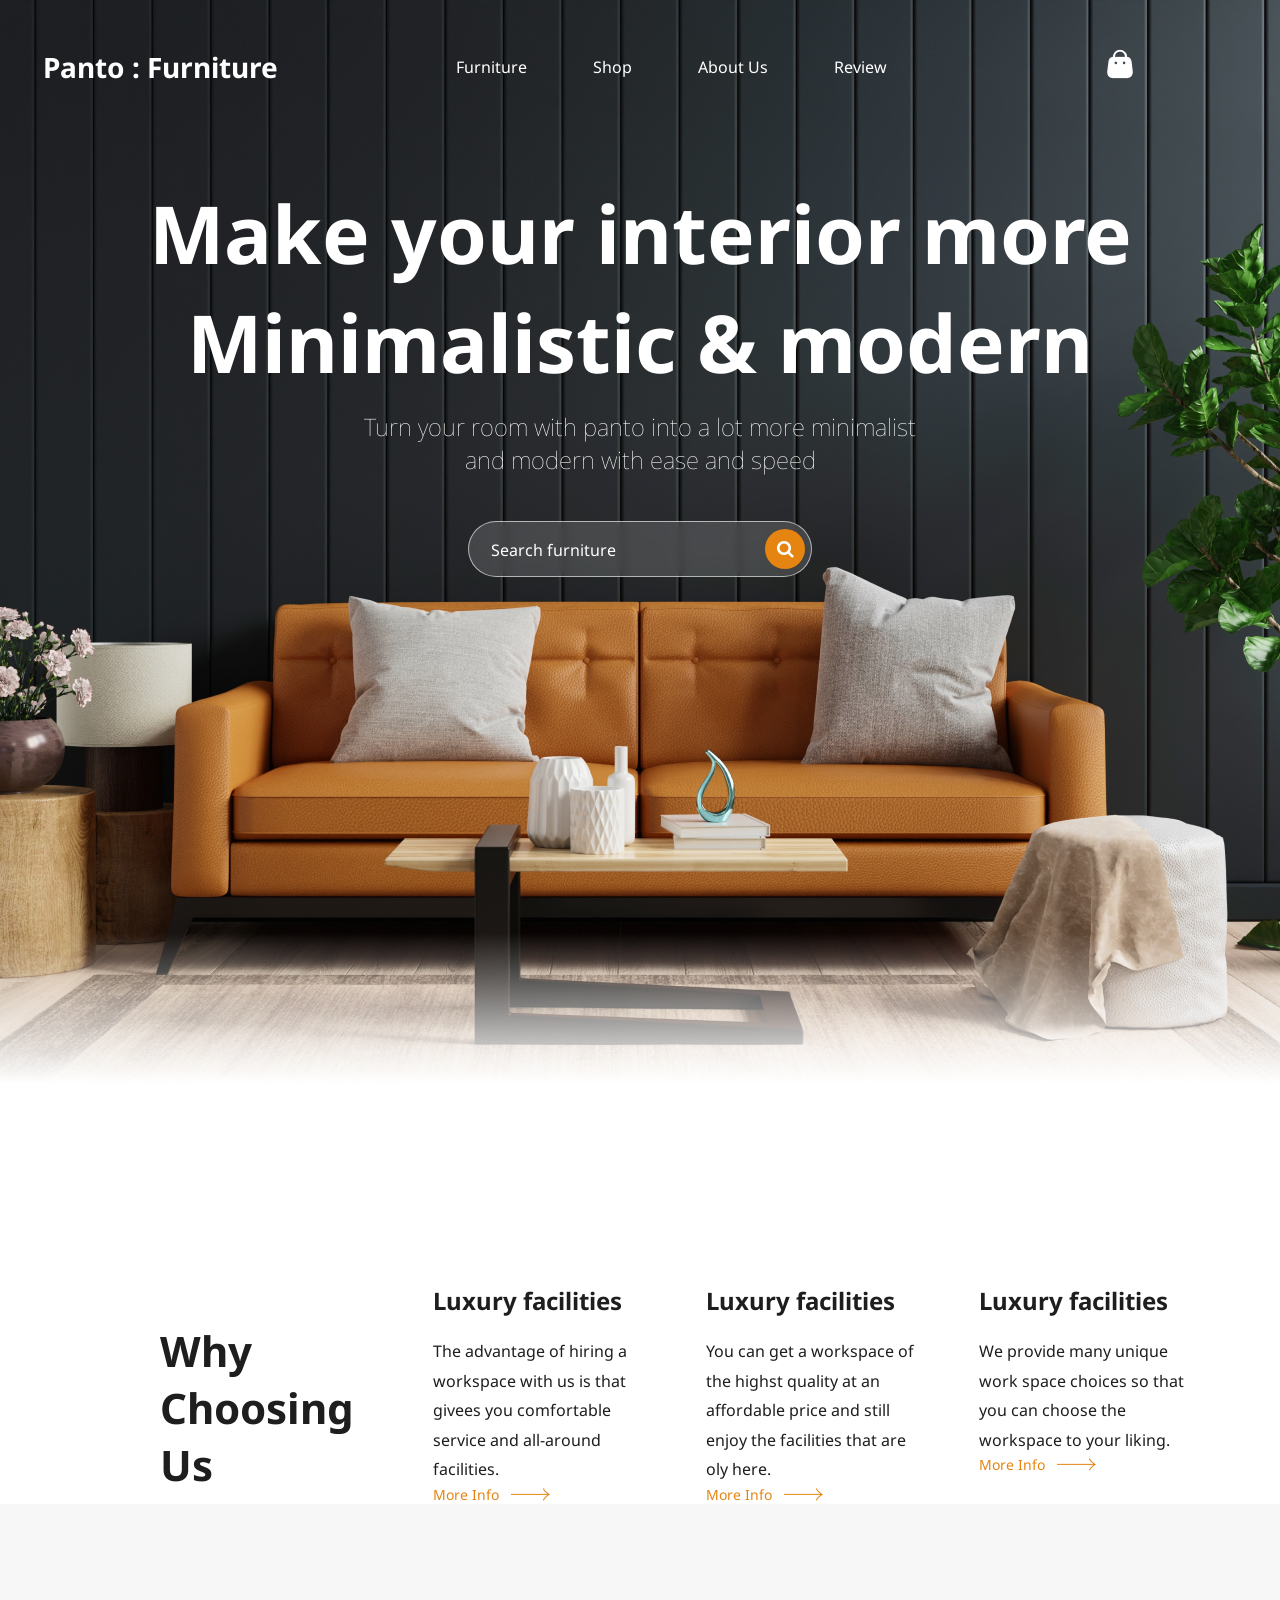
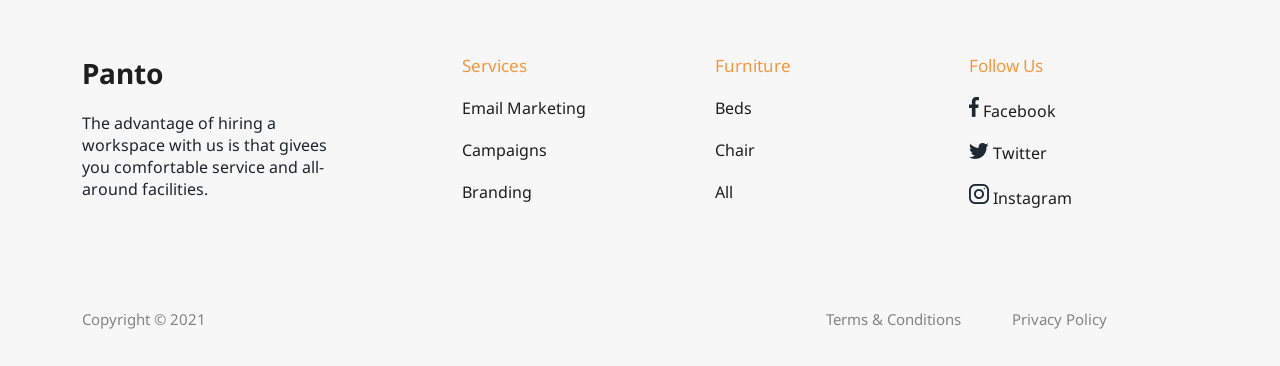
<file: index.html>
<!doctype html>
<html lang="ru">
  <head>
    <meta charset="utf-8">
    <meta name="viewport" content="width=device-width, initial-scale=1">
    <title>Демо Bootstrap</title>
    <link href="https://cdn.jsdelivr.net/npm/bootstrap@5.3.0/dist/css/bootstrap.min.css" rel="stylesheet" integrity="sha384-9ndCyUaIbzAi2FUVXJi0CjmCapSmO7SnpJef0486qhLnuZ2cdeRhO02iuK6FUUVM" crossorigin="anonymous">
    <link rel="stylesheet" href="css/style.css">
    <link rel="preconnect" href="https://fonts.googleapis.com">
    <link rel="preconnect" href="https://fonts.gstatic.com" crossorigin>
    <link href="https://fonts.googleapis.com/css2?family=Noto+Sans:ital,wght@0,100..900;1,100..900&display=swap" rel="stylesheet">
    <link rel="stylesheet" href="https://maxcdn.bootstrapcdn.com/font-awesome/4.5.0/css/font-awesome.min.css">

    <script type="text/javascript" src="jquery-3.6.0.min.js"></script>
  </head>
  <body>
    <script src="https://cdn.jsdelivr.net/npm/bootstrap@5.3.0/dist/js/bootstrap.bundle.min.js" integrity="sha384-geWF76RCwLtnZ8qwWowPQNguL3RmwHVBC9FhGdlKrxdiJJigb/j/68SIy3Te4Bkz" crossorigin="anonymous"></script>
    <div class="header">
      <div class="container-fluid text-center">
        <div class="row align-items-center">
          <div class="col">
            <p href="" class="navbar-brand">Panto : Furniture</p>
          </div>
          <div class="col-6 links">
            <a class="navbar-link" href="index.html">Furniture</a>
            <a class="navbar-link" href="shop.html">Shop</a>
            <a class="navbar-link" href="about_us.html">About Us</a>
            <a class="navbar-link" href="review.html">Review</a>
          </div>
          <div class="col"><a href="#" class="navbar-cart"><img src="img/Bag.png" alt="CART"></a></div>
        </div>
      </div>
      <div class="slogan">
        <h1 class="slogan-main">Make your interior more<br>
          Minimalistic & modern</h1>
        <p class="slogan-desc">Turn your room with panto into a lot more minimalist<br> and modern with ease and speed</p>
      </div>
      <div class="search">
        <form action="" class="search-furniture">
          <input type="search" value="" placeholder="Search furniture" class="search-input">
          <button type="submit" value="" src="img/search_icon.png" class="search-submit"></button>
        </form>
      </div>
    </div>
    <div class="container-fluid choosing-us">
      <div class="row">
        <div class="col choosing-us__header">
          Why<br>Choosing Us
        </div>
        <div class="col choosing-us__card">
          <h3 class="card-header">Luxury facilities</h3>
          <p class="card-content">The advantage of hiring a workspace with us is that givees you comfortable service and all-around facilities.</p>
          <a href="#" class="card-more_info">
            More Info
          </a>
        </div>
        <div class="col choosing-us__card">
          <h3 class="card-header">Luxury facilities</h3>
          <p class="card-content">You can get a workspace of the highst quality at an affordable price and still enjoy the facilities that are oly here.</p>
          <a href="#" class="card-more_info">
            More Info
          </a>
        </div>
        <div class="col choosing-us__card">
          <h3 class="card-header">Luxury facilities</h3>
          <p class="card-content">We provide many unique work space choices so that you can choose the workspace to your liking.</p>
          <a href="#" class="card-more_info">
            More Info
          </a>
        </div>
      </div>
    </div>
    <footer>
      <section class="footer">
          <div class="container">
            <div class="row ">
              <div class ="col-4 footer__brand-info">
                <h3 class="brand-info-header">Panto</h3>
                <p class="brand-info-content">The advantage of hiring a workspace with us is that givees you comfortable service and all-around facilities.</p>
              </div>
              
              <div class="col">
                <h3 class="footer__card-header">Services</h3>
                <ul class="footer__list">
                  <li><a class="footer__link" href="#">Email Marketing</a> </li>
                  <li><a class="footer__link" href="#">Campaigns</a> </li>
                  <li><a class="footer__link" href="#">Branding</a> </li>
                </ul>
              </div>

              <div class="col">
                <h3 class="footer__card-header">Furniture</h3>
                <ul class="footer__list">
                  <li><a class="footer__link" href="#">Beds</a> </li>
                  <li><a class="footer__link" href="#">Chair</a> </li>
                  <li><a class="footer__link" href="#">All</a> </li>
                </ul>
              </div>

              <div class="col">
                <h3 class="footer__card-header">Follow Us</h3>
                <ul class="footer__list">
                  <li><a class="footer__link" href="#" ><img src="img/facebook.png"> Facebook</a> </li>
                  <li><a class="footer__link" href="#"><img src="img/twitter.png"> Twitter</a> </li>
                  <li><a class="footer__link" href="#"><img src="img/instagram.png"> Instagram</a> </li>
                </ul>
              </div>
            <div class="row documents">
              <div class="col-8">
                <a>Copyright © 2021</a> 
              </div>
              <div class="col">
                <a>Terms & Conditions</a> 
              </div>
              <div class="col">
                <a>Privacy Policy</a> 
              </div>
            </div>
            </div>
          </div>        
      </section>
  </footer>

  <script src="js\main.js"></script>
  </body>
</html>
</file>
<file: css/style.css>
html, body, div, span, applet, object, iframe, h1, h2, h3, h4, h5, h6, p, blockquote, pre, a, abbr, acronym, address, big, cite, code, del, dfn, em, img, ins, kbd, q, s, samp, small, strike, strong, sub, sup, tt, var, b, u, i, center, dl, dt, dd, ol, ul, li, fieldset, form, label, legend, table, caption, tbody, tfoot, thead, tr, th, td, article, aside, canvas, details, embed, figure, figcaption, footer, header, hgroup, menu, nav, output, ruby, section, summary, time, mark, audio, video {
    margin: 0;
    padding: 0;
    border: 0;
    font-size: 100%;
    font: inherit;
    vertical-align: baseline;
    outline: none;
  }
  html { height: 101%; font-family: "Noto Sans", sans-serif; } /* always display scrollbars */
  
  article, aside, details, figcaption, figure, footer, header, hgroup, menu, nav, section { display: block; }
  ol, ul { list-style: none; }
  
  blockquote, q { quotes: none; }
  blockquote:before, blockquote:after, q:before, q:after { content: ''; content: none; }
  strong { font-weight: bold; } 
  
  input { outline: none; }
  
  table { border-collapse: collapse; border-spacing: 0; }
  img { border: 0; max-width: 100%; }
  
  a { text-decoration: none; }
  a:hover { text-decoration: underline; }


.container-fluid {
    padding: 0 auto;
}
.header {
    color: #fff;
    padding-top: 47px;
    height: 1084px;
    background: url(../img/bg-index.jpg);
    background-repeat: no-repeat;
    background-position: center center;
    background-attachment: local;
    -webkit-background-size: cover;
    -moz-background-size: cover;
    -o-background-size: cover;
    background-size: cover;
}

.navigation {
    padding: 35px;
    background: #1e1e1e;
    ;
}
.navbar-brand {
    padding: auto auto;
    color: white;
    font-weight: 700;
    font-size: 28px;
    font-style: normal;
}

.navbar-link {
    color: #ffffff;
    margin-left: 62px;
}

.slogan {
    text-align: center;
    margin-top: 92px;
}

.slogan-main {
    font-size: 80px;
    font-weight: 700;
}

.slogan-desc {
    margin-top: 14px;
    font-size: 24px;
    font-weight: 100;
}

.search {
    width: 344px;
    border: 0.86px solid rgba(255, 255, 255, 0.6);
    height: 56px;
    margin: auto;
    margin-top: 45px;
    border-radius: 40px;
    background: rgba(255, 255, 255, 0.15);
    backdrop-filter: blur(4px); 
   }

input[type="search"] {
    border: none;
    outline: none;
    position: relative;
    background: none;
    -webkit-appearance: none;
    width: 276px;
    height: 55px;
    vertical-align: middle;
    margin-left: 20px;
   }
   
input[type="search"]::placeholder {
    color: #fff;
}

.search-submit {
    width: 40px;
    height: 40px;
    border-radius: 40px;
    background: rgba(229, 132, 17, 1);
    border: none;
    margin-top: 7px;
    position: absolute;
   }

.search-submit::before {
    content: "\f002";
    font-family: FontAwesome;
    font-size: 18px;
    color: #fff;
}

.choosing-us {
    padding: 80px;
    color:rgba(30, 30, 30, 1);
    height: 420px;
}

.choosing-us__header {
    margin-top: 158px;
    margin-left: 80px;
    font-size: 42px;
    font-weight: 700;
}

.choosing-us__card {
    margin-top: 120px;
    margin-left: 28px;
    height: 180px;
    width: 100%;
    display: flex;
    justify-content: left;
    flex-wrap: wrap;

}

.card-header {
    font-size: 24px;
    font-weight: 700;
    margin-bottom: 20px;
}
.card-content {
    font-size: 16px;
    line-height: 29.6px;
    display: flex;
    flex-direction: column;
    flex-grow: -1;
    align-items: flex-start;
}

.card-more_info {
    margin-top: auto;
    color: rgba(229, 132, 17, 1);
    font-size: 14px;
    display: inline-block;
    padding-right: 55px;
    background: url(../img/arrow.png) no-repeat 95% center;
    transition: ease 0.2s;
}

.card-more_info:hover {
    background: url(../img/arrow.png) no-repeat right center;
}

.expiriences {
    margin-top: 150px;
    height: 511px;
    font-weight: 600;
}

.materials {
    height: 614.42px;
    margin-top: 220px;
    font-weight: 600;
}

/* Footer */

.footer{
    padding-top: 150px;
    height: 462px;
    background: #F7F7F7;
}

.footer__card-header
{
    color: #F6973F;
    font-size: 17px;
}

.footer__brand-info
{
    padding-right: 100px;
}
.brand-info-header
{
    color: #1E1E1E;
    font-size: 28px;
    font-weight: 700;

}
.brand-info-content
{
    margin-top: 20px;
}

.footer__link{
    margin-top: 50px;
    color: #1E1E1E;
}

.footer li{
    margin-top: 20px;
}

.documents{
    margin-top: 100px;
    font-size:  15px;;
    color: #838484;

}
/* Shop Page */

.grey-box{
    background: #F7F7F7;
    padding-top: 47px;
}

.product-menu{
    padding: 8px;
    width: 344px;
    height: 56px;
    margin: auto;
    margin-top: 45px;
    border-radius: 40px;
    background: #EEEEEE;
}

.category-btn.selected,
.category-btn.active{
    background-color:#fff;
    color: #1E1E1E;
    border-radius: 40px;
    border: none;
    height: 40px;
    width: 70px;
    font-size: 18px;
}

.category-btn{
    color: #1E1E1E;
    border-radius: 40px;
    border: none;
    height: 40px;
    width: 70px;
    font-size: 18px;
}

.page-header1{
    font-size: 42px;
    font-weight: 700;
}

.page-header1 span{
    padding: 0px 10px 0px 10px;

    font-size: 42px;
    font-weight: 700;
}

.product-card{
    background: #FAFAFA;
    margin-top: 100px;
    height: 400px;
    width: 300px;
    border-radius: 20px;
    position: relative;
}

.product-pic-bg{
    height: 240px;
}

.product-pic{
    left: 40px;
    top: -40px;
    position: absolute;
}

.product-info{
    background: #FFFFFF;
    padding: 20px;
    border-bottom-left-radius: 20px;
    border-bottom-right-radius: 20px;
}

.product-details{
    margin-top: 20px;
}

.product-price{
    text-align: center;
    font-size: 22px;
    font-weight: 600;
}

.product-details p{
    color: #8D8D8D;
    font-size: 16px;
}

.product-details h4{
    color: #0D1B39;
    font-weight: 600;
    font-size: 22px;
}
.product-rate{
    color: #F6B76F;

}

.product-bottom{
    margin-top: 20px;
}

.view-all{
    margin-top: 100px;
    color: #E58411;
    font-size: 18px;
    display: inline-block;
    padding-right: 55px;
    background: url(../img/arrow.png) no-repeat 95% center;
    transition: ease 0.2s;
}


.right-btn {
    width: 50px;
    height: 50px;
    padding-top: 5px;
    border-radius: 40px;
    background: #FFFFFF;
    border: none;
    position: absolute;
    top: 40%;
    right: -25px;
    box-shadow: 0 0 5px #cecece;


}

.left-btn {
    width: 50px;
    height: 50px;
    padding-top: 5px;
    border-radius: 40px;
    background: #FFFFFF;
    border: none;
    position: absolute;
    top: 40%;
    left: -25px;
    box-shadow: 0 0 5px #cecece;
}



/* Shop Page */


/* Review Page */

.review-page{
    margin-bottom: 100px;
}

.review-page__header h5{
    color: #E58411;
    margin-top: 40px;
}

.review-card{
    width: 370px;
    height: 477px;
    padding: 20px;
    position: relative;
}
.reviews{
    margin-top: 80px;
}
.review-content{
    background-color: #FFFFFF;
    align-items: end;
    width: 334px;
    height: 206px;
    padding-left: 40px;
    padding-right: 40px;
    padding-top: 30px;
    border-radius: 20px;
    position: relative;
    
} 

.circle{
    position: absolute;
    width: 66px;
    height: 66px;
    background-color: #FFFFFF;
    border-radius: 100%;
    top: -33px;
    left: 134px;
    padding-top: 3px;
}

.review-content h4{
    color: #1E1E1E;
    font-size: 18px;
    font-weight: 700;
}

.review-content h5{
    color: #686868;
    font-size: 12px;
}

.review-content p{
    color: #686868;
    font-size: 14px;
    margin-top: 20px;
    margin-bottom: 10px;
}

.review-text{
    height: 60px;
    margin-bottom: 10px;


}


.review-form{
    max-width: 550px;
    margin: 0px auto;
    color: #1E1E1E;
    padding: 30px 0;;
}

.form__body{

}

.form__title{
    font-size:  40px;
    font-weight: 700;
    margin: 0px 0px 30px 0px;
}

.form__item{
    margin: 0px 0px 20px 0px;
}

.form__label{
    font-size: 18ps;
    display: block;
    margin: 0px 0px 10px 0px;
}

.form__input{
    height:  50ps;
    padding: 0px 20px;
    border-radius: 10px;
    width: 100%;
    font-size: 18px;
}

textarea.form__input{
    min-height: 120px;
    resize: vertical;
    padding: 20px;
    border-width: 2px;
    border-radius: 10px;
}

.form__button{
    width: 100px;
    height: 30px;
    border-radius: 10px;
}

/* Review Page */

.shop-table {
    margin-left: auto;
    margin-right: auto;
    margin-top: 100px;
}

thead {
    font-weight: 700;
}
.shop-table th {
    padding: 35px;
    border-bottom: 1px solid #000;
    background-color: #e6e2e2;
}

.shop-table__img {
    width: 50%;
}

.shop-table__name-item {
    width: 30%;
}

.shop-table td {
    vertical-align: middle;
    border-bottom: 1px solid #000;
    padding-top: 15px;
}

.shop-table tr:nth-child(odd) {
    background: white;
  }
.shop-table tr:nth-child(even) {
    background: #E8E6D1;
  }

.shop-table__cart-btn {
    border: none;
    border-radius: 5px;
    background-color: #E58411;
    color: #fff;
    transition: 0.3s ease;
    cursor: pointer;
}

.shop-table__cart-btn:hover {
    border: none;
    border-radius: 5px;
    background-color: #f58905;
    transform: scale(1.2);
}
</file>
